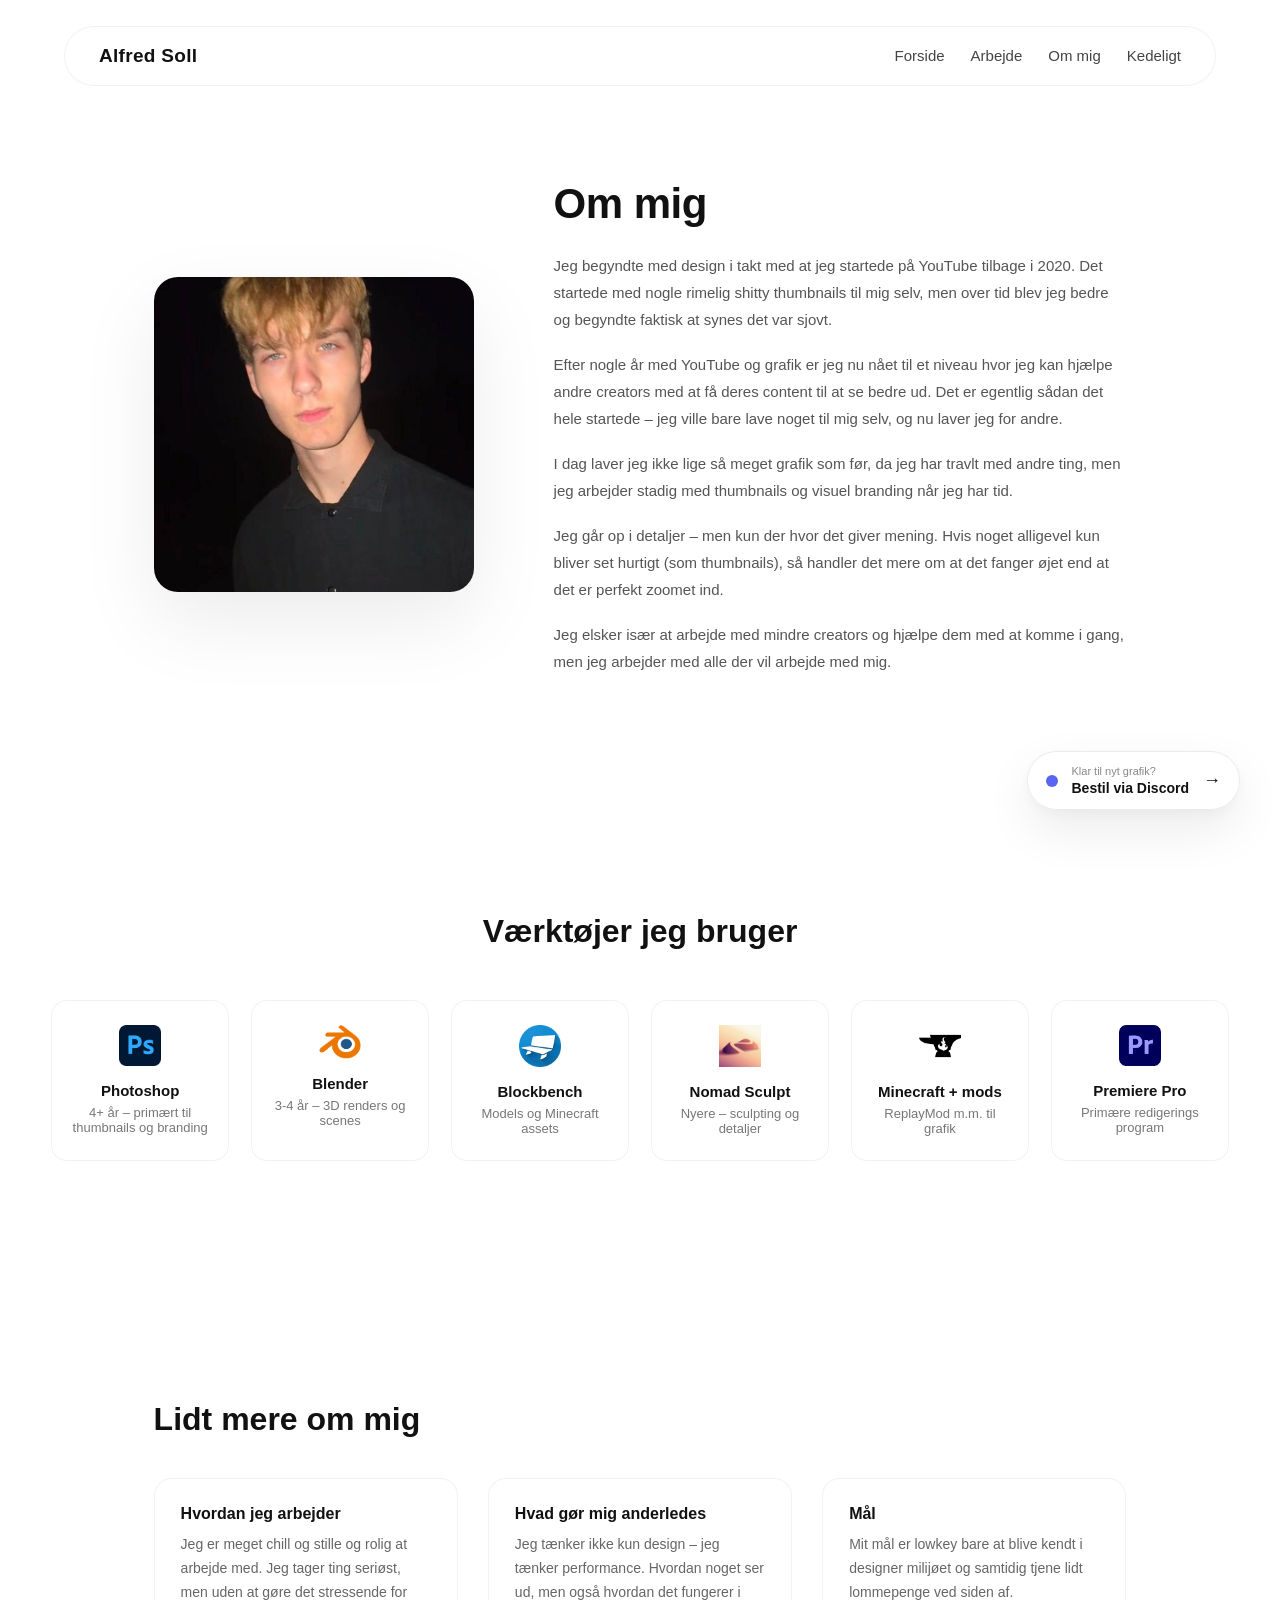
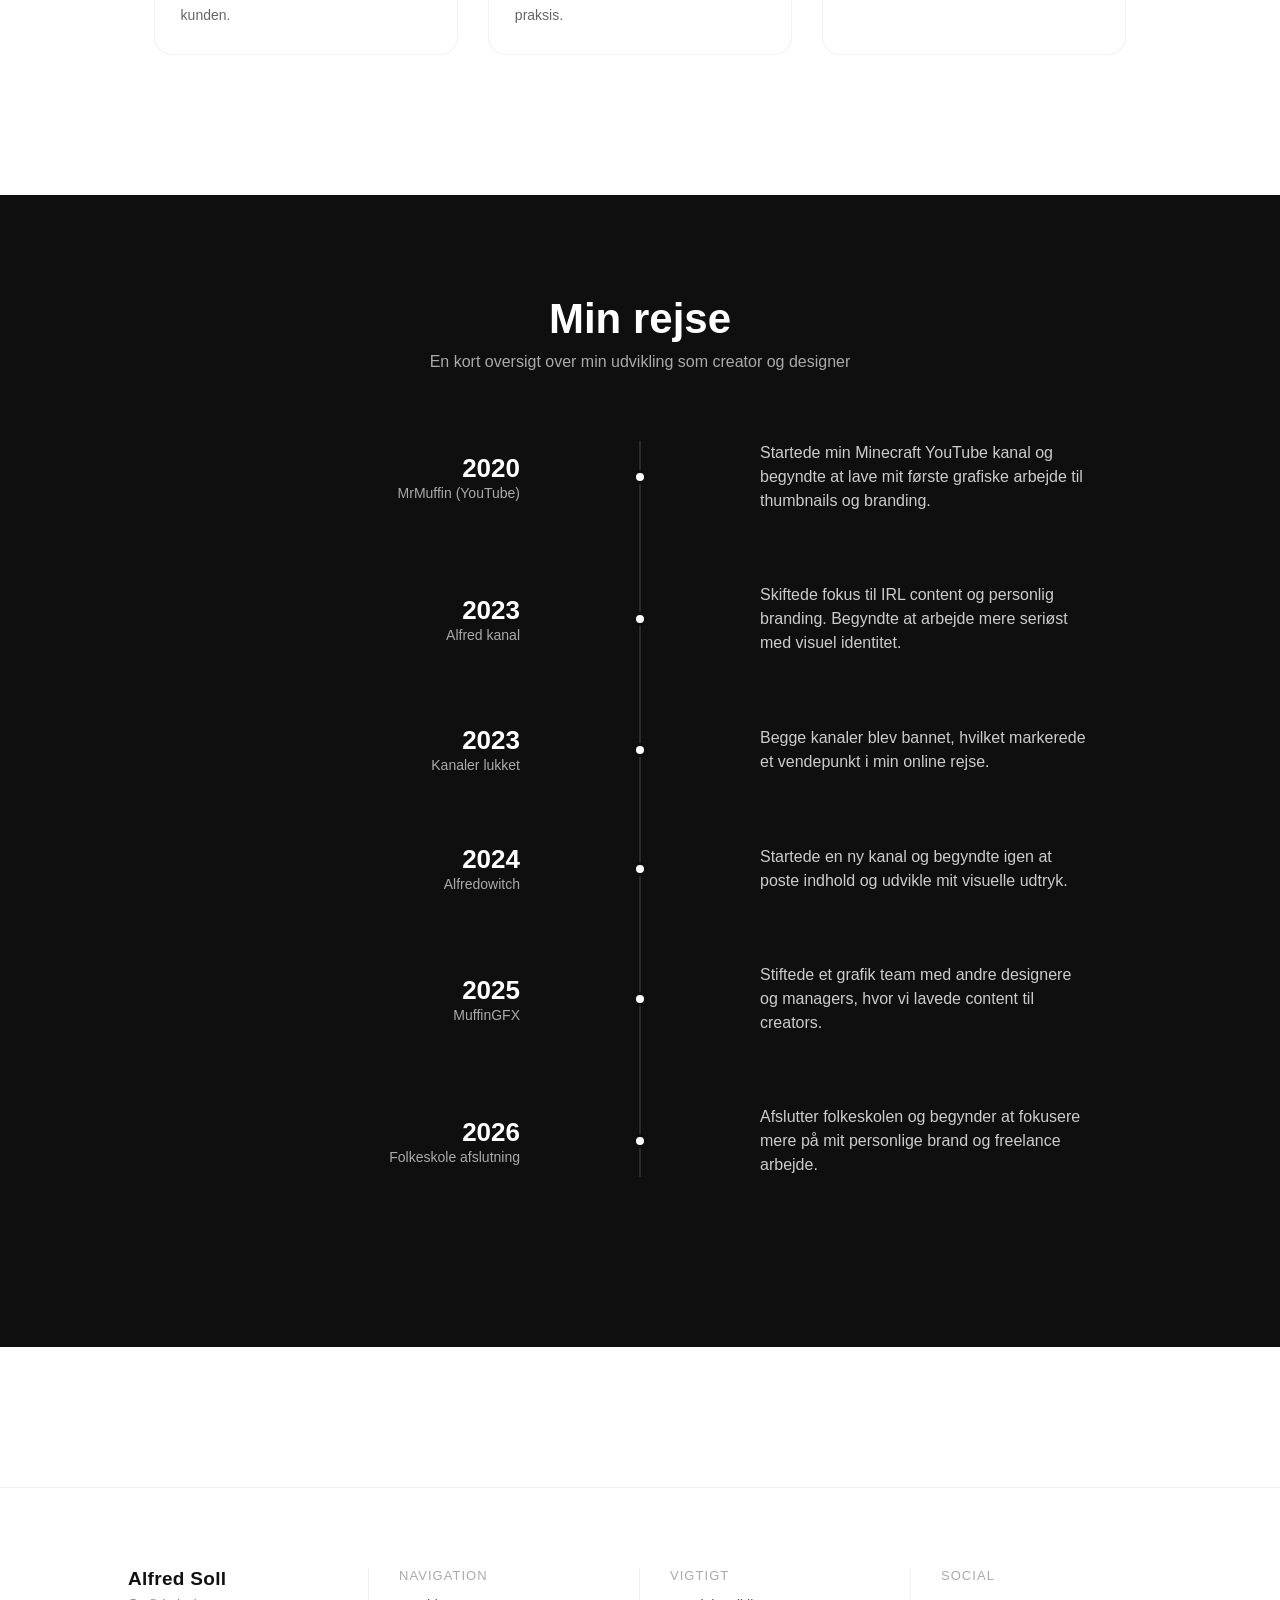
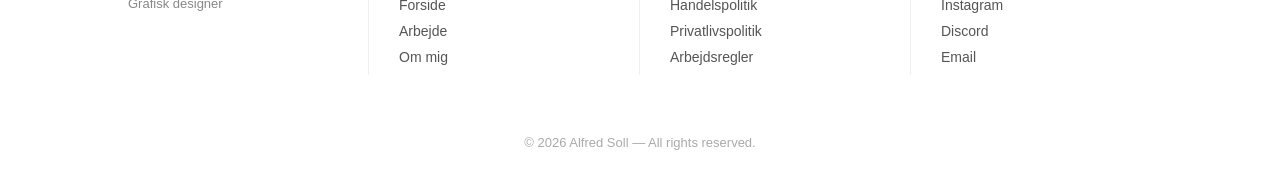
<file: about.html>
<!DOCTYPE html>
<html lang="da">
<head>
  <meta charset="UTF-8">
  <meta name="viewport" content="width=device-width, initial-scale=1.0">
  <title>Om mig - Alfred Soll</title>
  <link rel="stylesheet" href="style.css">
  <link rel="stylesheet" href="about.css">
  <link rel="icon" type="image/png" href="tools/navico.png">
  <meta property="og:title" content="Alfred Soll — Grafisk Designer">
  <meta property="og:description" content="Min personlige hjemmeside - find alt mit arbejde her.">
  <meta property="og:image" content="https://alfredsoll.dk/preview.png">
  <meta property="og:url" content="https://alfredsoll.dk">
  <meta property="og:type" content="website">

  <meta name="twitter:card" content="summary_large_image">
</head>
<body>

<!-- NAVBAR -->
<header class="nav" id="nav">
    <div class="left">
        <a href="/" class="brand">Alfred Soll</a>
    <button class="hamburger" onclick="document.querySelector('.center').classList.toggle('mobile-open')">☰</button>
    </div>

    <div class="center">
        <a href="/">Forside</a>
        <a href="/arbejde">Arbejde</a>
        <a href="/om-mig">Om mig</a>
        
        <div class="dropdown">
          <a href="#" class="dropbtn">Kedeligt</a>

          <div class="dropdown-content">
            <a href="legal/handelsbetingelser">Handelspolitik</a>
            <a href="legal/privatlivspolitik">Privatlivspolitik</a>
            <a href="legal/arbejdsregler">Arbejdsregler</a>
          </div>
        </div>
    </div>
    </header>

<!-- CONTENT -->
<section class="about">

  <div class="about-container">

    <!-- IMAGE -->
    <div class="about-image">
      <img src="billeder/775260492_1042857015396223_9141814035951075381_n.jpg" alt="Alfred Soll">
      <!-- <span class="hidden-letter">U</span> -->
    </div>

    <!-- TEXT -->
    <div class="about-text">

      <h1>Om mig</h1>

      <p>
        Jeg begyndte med design i takt med at jeg startede på YouTube tilbage i 2020. 
        Det startede med nogle rimelig shitty thumbnails til mig selv, men over tid blev jeg bedre 
        og begyndte faktisk at synes det var sjovt.
      </p>

      <p>
        Efter nogle år med YouTube og grafik er jeg nu nået til et niveau hvor jeg kan hjælpe andre creators 
        med at få deres content til at se bedre ud. Det er egentlig sådan det hele startede – jeg ville bare lave noget 
        til mig selv, og nu laver jeg for andre.
      </p>

      <p>
        I dag laver jeg ikke lige så meget grafik som før, da jeg har travlt med andre ting, 
        men jeg arbejder stadig med thumbnails og visuel branding når jeg har tid.
      </p>

      <p>
        Jeg går op i detaljer – men kun der hvor det giver mening. 
        Hvis noget alligevel kun bliver set hurtigt (som thumbnails), så handler det mere om 
        at det fanger øjet end at det er perfekt zoomet ind.
      </p>

      <p>
        Jeg elsker især at arbejde med mindre creators og hjælpe dem med at komme i gang, 
        men jeg arbejder med alle der vil arbejde med mig.
      </p>


    </div>

  </div>

</section>

<!-- TOOLS -->
<section class="tools">

  <h2>Værktøjer jeg bruger</h2>

  <div class="tools-grid">

    <div class="tool">
      <img src="tools/photoshop.png">
      <h3>Photoshop</h3>
      <p>4+ år – primært til thumbnails og branding</p>
    </div>

    <div class="tool">
      <img src="tools/blender.png">
      <h3>Blender</h3>
      <p>3-4 år – 3D renders og scenes</p>
    </div>

    <div class="tool">
      <img src="tools/blockbench.png">
      <h3>Blockbench</h3>
      <p>Models og Minecraft assets</p>
    </div>

    <div class="tool">
      <img src="tools/nomad.jpg">
      <h3>Nomad Sculpt</h3>
      <p>Nyere – sculpting og detaljer</p>
    </div>

    <div class="tool">
      <img src="tools/curseforge.png">
      <h3>Minecraft + mods</h3>
      <p>ReplayMod m.m. til grafik</p>
    </div>

    <div class="tool">
      <img src="tools/premierepro.png">
      <h3>Premiere Pro</h3>
      <p>Primære redigerings program</p>
    </div>

  </div>

</section>

<!-- PERSONAL -->
<section class="about-extra">

  <h2>Lidt mere om mig</h2>

  <div class="extra-grid">

    <div>
      <h4>Hvordan jeg arbejder</h4>
      <p>
        Jeg er meget chill og stille og rolig at arbejde med. 
        Jeg tager ting seriøst, men uden at gøre det stressende for kunden.
      </p>
    </div>

    <div>
      <h4>Hvad gør mig anderledes</h4>
      <p>
        Jeg tænker ikke kun design – jeg tænker performance. 
        Hvordan noget ser ud, men også hvordan det fungerer i praksis.
      </p>
    </div>

    <div>
      <h4>Mål</h4>
      <p>
        Mit mål er lowkey bare at blive kendt i designer milijøet og samtidig tjene lidt lommepenge ved siden af.
      </p>
    </div>

  </div>

</section>

<section class="timeline-section">

  <div class="timeline-head">
    <h2>Min rejse</h2>
    <p>En kort oversigt over min udvikling som creator og designer</p>
  </div>

  <div class="timeline">

    <div class="timeline-item">
      <div class="timeline-left">
        <h3>2020</h3>
        <span>MrMuffin (YouTube)</span>
      </div>
      <div class="timeline-dot"></div>
      <div class="timeline-right">
        Startede min Minecraft YouTube kanal og begyndte at lave mit første grafiske arbejde til thumbnails og branding.
      </div>
    </div>

    <div class="timeline-item">
      <div class="timeline-left">
        <h3>2023</h3>
        <span>Alfred kanal</span>
      </div>
      <div class="timeline-dot"></div>
      <div class="timeline-right">
        Skiftede fokus til IRL content og personlig branding. Begyndte at arbejde mere seriøst med visuel identitet.
      </div>
    </div>

    <div class="timeline-item">
      <div class="timeline-left">
        <h3>2023</h3>
        <span>Kanaler lukket</span>
      </div>
      <div class="timeline-dot"></div>
      <div class="timeline-right">
        Begge kanaler blev bannet, hvilket markerede et vendepunkt i min online rejse.
      </div>
    </div>

    <div class="timeline-item">
      <div class="timeline-left">
        <h3>2024</h3>
        <span>Alfredowitch</span>
      </div>
      <div class="timeline-dot"></div>
      <div class="timeline-right">
        Startede en ny kanal og begyndte igen at poste indhold og udvikle mit visuelle udtryk.
      </div>
    </div>

    <div class="timeline-item">
      <div class="timeline-left">
        <h3>2025</h3>
        <span>MuffinGFX</span>
      </div>
      <div class="timeline-dot"></div>
      <div class="timeline-right">
        Stiftede et grafik team med andre designere og managers, hvor vi lavede content til creators.
      </div>
    </div>

    <div class="timeline-item">
      <div class="timeline-left">
        <h3>2026</h3>
        <span>Folkeskole afslutning</span>
      </div>
      <div class="timeline-dot"></div>
      <div class="timeline-right">
        Afslutter folkeskolen og begynder at fokusere mere på mit personlige brand og freelance arbejde.
      </div>
    </div>
  </div>

</section>

<!-- <span class="hidden-letter">R</span> -->
  
<!-- FOOTER -->
  <footer class="footer">

  <div class="footer-inner">

    <!-- BRAND -->
    <div class="footer-col">
      <div class="brand">Alfred Soll</div>
      <div class="sub">Grafisk designer</div>
    </div>

    <!-- NAV LINKS -->
    <div class="footer-col">
      <div class="title">Navigation</div>
      <a href="/">Forside</a>
      <a href="/arbejde">Arbejde</a>
      <a href="/om-mig">Om mig</a>
    </div>

    <!-- INFO LINKS -->
    <div class="footer-col">
      <div class="title">Vigtigt</div>
      <a href="/legal/handelsbetingelser">Handelspolitik</a>
      <a href="/legal/privatlivspolitik">Privatlivspolitik</a>
      <a href="/legal/arbejdsregler">Arbejdsregler</a>
    </div>

    <!-- SOCIAL -->
    <div class="footer-col">
      <div class="title">Social</div>
      <a href="https://www.instagram.com/alfred_soll/">Instagram</a>
      <a href="https://discordapp.com/users/1000572209238114454">Discord</a>
      <a href="mailto:business@alfredsoll.dk">Email</a>
    </div>

  </div>

  <div class="footer-bottom">
    © <span id="year"></span> Alfred Soll — All rights reserved.
  </div>

</footer>

<script src="about.js"></script>
<script src="script.js"></script>
<a href="https://discord.com/users/1000572209238114454"
   target="_blank"
   class="floating-contact">

  <div class="floating-dot"></div>

  <div class="floating-text">
    <span>Klar til nyt grafik?</span>
    <strong>Bestil via Discord</strong>
  </div>

  <div class="floating-arrow">
    →
  </div>

</a>
</body>
</html>
</file>
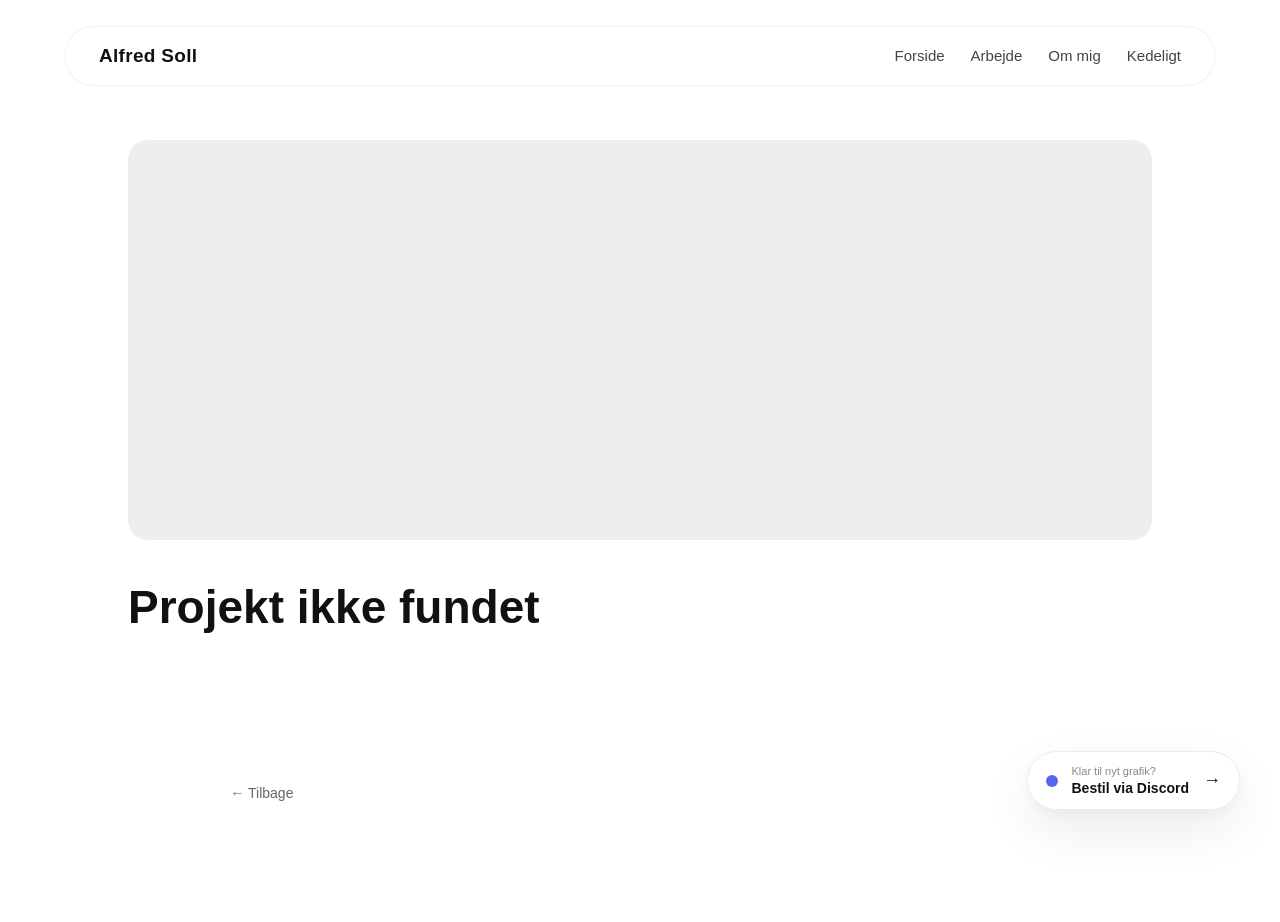
<file: project.html>
<!DOCTYPE html>
<html lang="da">
<head>
  <meta charset="UTF-8">
  <meta name="viewport" content="width=device-width, initial-scale=1.0">
  <title>Projekt - Alfred Soll</title>
  <link rel="stylesheet" href="style.css">
  <link rel="icon" type="image/png" href="tools/navico.png">
  <meta property="og:title" content="Alfred Soll — Grafisk Designer">
  <meta property="og:description" content="Min personlige hjemmeside - find alt mit arbejde her.">
  <meta property="og:image" content="https://alfredsoll.dk/preview.png">
  <meta property="og:url" content="https://alfredsoll.dk">
  <meta property="og:type" content="website">

  <meta name="twitter:card" content="summary_large_image">
  
  <!-- Vercel Web Analytics -->
  <script>
    window.va = window.va || function () { (window.vaq = window.vaq || []).push(arguments); };
  </script>
  <script defer src="https://cdn.vercel-insights.com/v1/script.js"></script>
</head>
<body>

<header class="nav" id="nav">
    <div class="left">
        <a href="/" class="brand">Alfred Soll</a>
    <button class="hamburger" onclick="document.querySelector('.center').classList.toggle('mobile-open')">☰</button>
    </div>

    <div class="center">
        <a href="/">Forside</a>
        <a href="/arbejde">Arbejde</a>
        <a href="/om-mig">Om mig</a>
        
        <div class="dropdown">
          <a href="#" class="dropbtn">Kedeligt</a>

          <div class="dropdown-content">
            <a href="legal/handelsbetingelser">Handelspolitik</a>
            <a href="legal/privatlivspolitik">Privatlivspolitik</a>
            <a href="legal/arbejdsregler">Arbejdsregler</a>
          </div>
        </div>
    </div>
    </header>


<section class="project">

  <div class="project-hero" id="hero"></div>

  <h1 id="title"></h1>
  <p class="project-meta" id="meta"></p>


  <p class="project-text" id="desc"></p>

  <div class="project-gallery" id="gallery"></div>
<div class="back">
      <a href="work.html">← Tilbage</a>
    </div>
</section>



<script src="project.js"></script>
<script src="script.js"></script>

<!-- FOOTER -->
<a href="https://discord.com/users/1000572209238114454"
   target="_blank"
   class="floating-contact">

  <div class="floating-dot"></div>

  <div class="floating-text">
    <span>Klar til nyt grafik?</span>
    <strong>Bestil via Discord</strong>
  </div>

  <div class="floating-arrow">
    →
  </div>

</a>
</body>
</html>
</file>
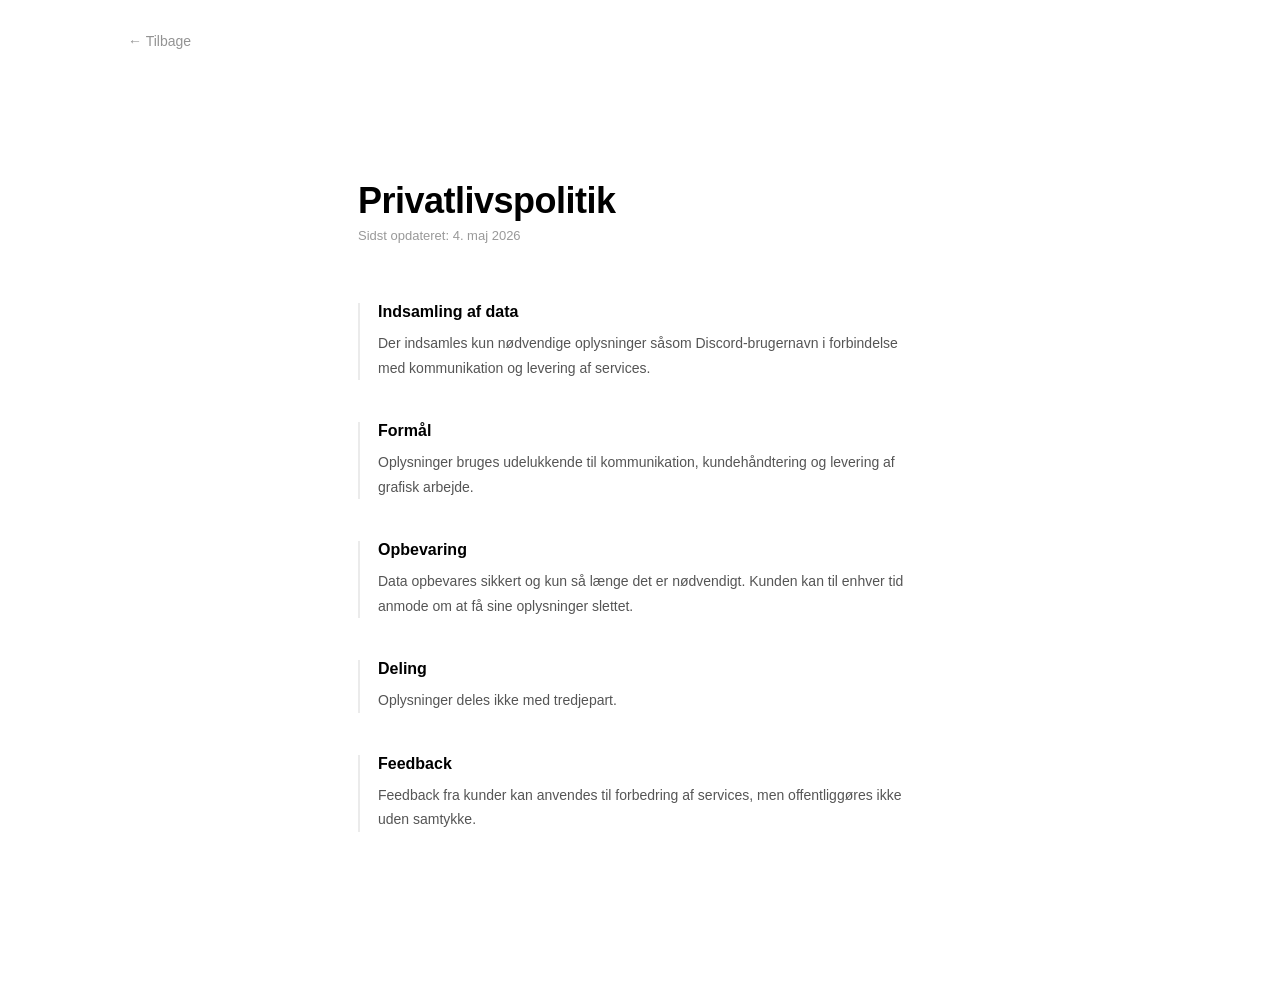
<file: legal/privacy.html>
<!DOCTYPE html>
<html lang="da">
<head>
  <meta charset="UTF-8">
  <meta name="viewport" content="width=device-width, initial-scale=1.0">
  <title>Privatlivspolitik</title>
  <link rel="stylesheet" href="terms.css">
  <link rel="icon" type="image/png" href="../tools/navico.png">
</head>
<body>

<header class="back-header">
  <a href="javascript:history.back()" class="back-link">← Tilbage</a>
</header>

<section class="legal">
  <h1>Privatlivspolitik</h1>
  <p class="subtitle">Sidst opdateret: 4. maj 2026</p>

  <div class="legal-block">
    <h2>Indsamling af data</h2>
    <p>
      Der indsamles kun nødvendige oplysninger såsom Discord-brugernavn
      i forbindelse med kommunikation og levering af services.
    </p>
  </div>

  <div class="legal-block">
    <h2>Formål</h2>
    <p>
      Oplysninger bruges udelukkende til kommunikation,
      kundehåndtering og levering af grafisk arbejde.
    </p>
  </div>

  <div class="legal-block">
    <h2>Opbevaring</h2>
    <p>
      Data opbevares sikkert og kun så længe det er nødvendigt.
      Kunden kan til enhver tid anmode om at få sine oplysninger slettet.
    </p>
  </div>

  <div class="legal-block">
    <h2>Deling</h2>
    <p>
      Oplysninger deles ikke med tredjepart.
    </p>
  </div>

  <div class="legal-block">
    <h2>Feedback</h2>
    <p>
      Feedback fra kunder kan anvendes til forbedring af services,
      men offentliggøres ikke uden samtykke.
      <!-- <span class="hidden-letter">A</span> -->
    </p>
  </div>
</section>

</body>
</html>
</file>
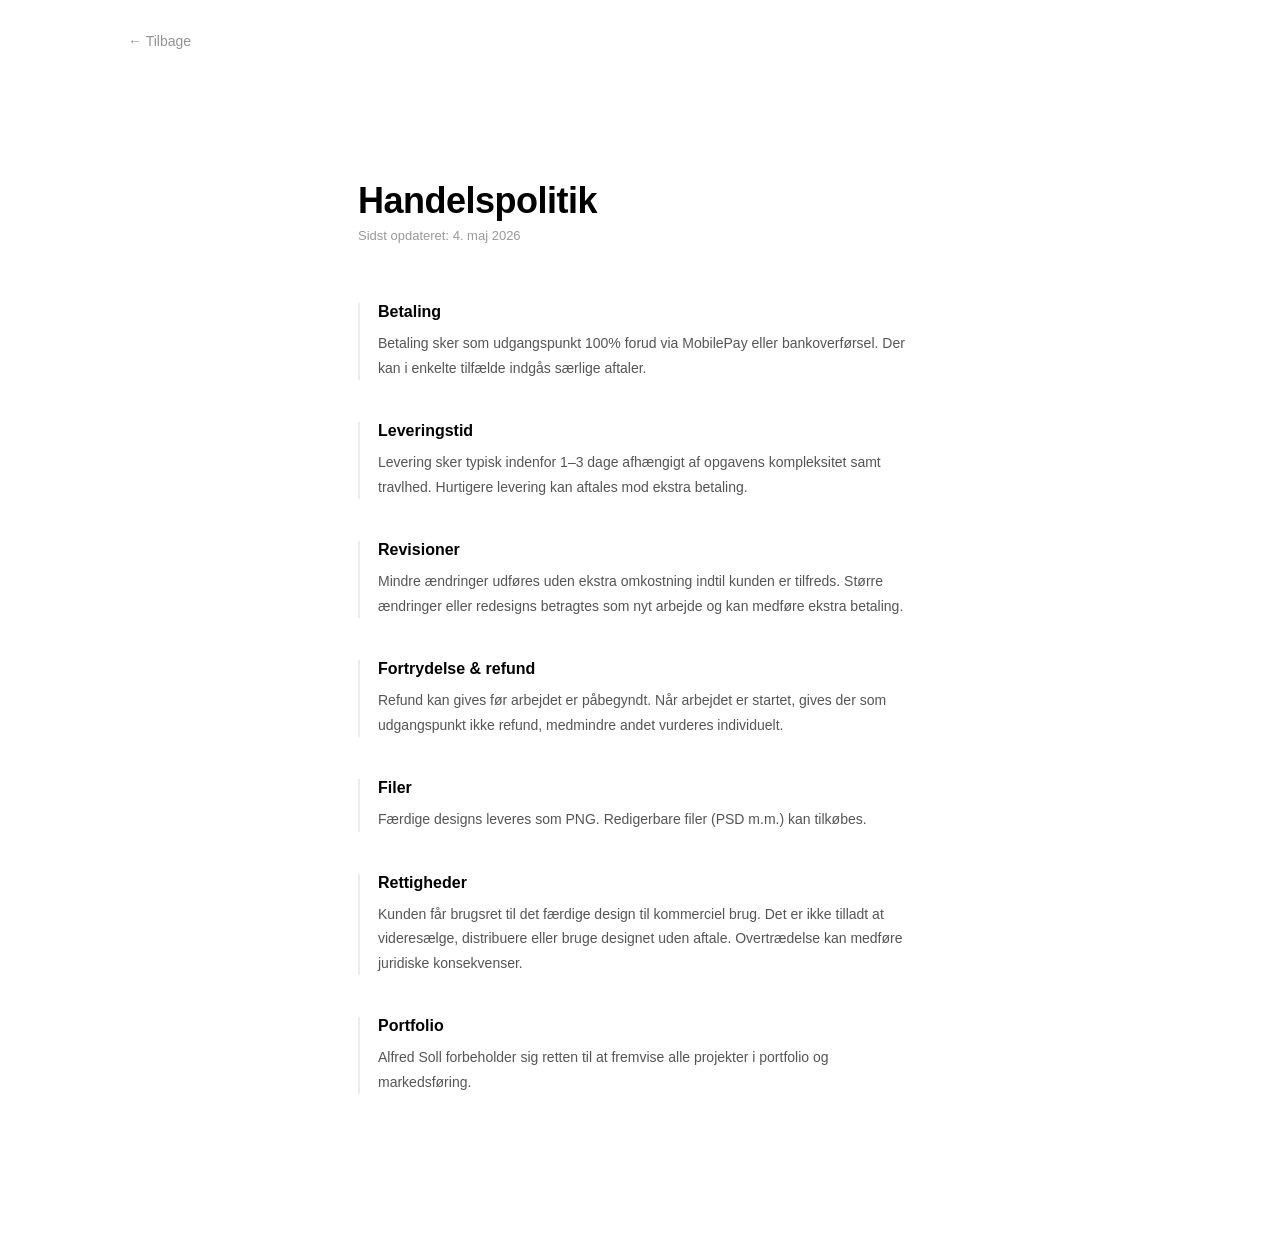
<file: legal/terms.html>
<!DOCTYPE html>
<html lang="da">
<head>
  <meta charset="UTF-8">
  <meta name="viewport" content="width=device-width, initial-scale=1.0">
  <title>Handelsbetingelser - Alfred Soll</title>
  <link rel="stylesheet" href="terms.css">
  <link rel="icon" type="image/png" href="../tools/navico.png">
</head>
<body>

<!-- NAV (samme som resten) -->
<header class="back-header">
  <a href="javascript:history.back()" class="back-link">
    ← Tilbage
  </a>
</header>

<!-- CONTENT -->
<section class="legal">
  <h1>Handelspolitik</h1>
  <p class="subtitle">Sidst opdateret: 4. maj 2026</p>
  <!-- <span class="hidden-letter">R</span> -->

  <div class="legal-block">
    <h2>Betaling</h2>
    <p>
      Betaling sker som udgangspunkt 100% forud via MobilePay eller bankoverførsel.
      Der kan i enkelte tilfælde indgås særlige aftaler.
    </p>
  </div>

  <div class="legal-block">
    <h2>Leveringstid</h2>
    <p>
      Levering sker typisk indenfor 1–3 dage afhængigt af opgavens kompleksitet
      samt travlhed. Hurtigere levering kan aftales mod ekstra betaling.
    </p>
  </div>

  <div class="legal-block">
    <h2>Revisioner</h2>
    <p>
      Mindre ændringer udføres uden ekstra omkostning indtil kunden er tilfreds.
      Større ændringer eller redesigns betragtes som nyt arbejde og kan medføre ekstra betaling.
    </p>
  </div>

  <div class="legal-block">
    <h2>Fortrydelse & refund</h2>
    <p>
      Refund kan gives før arbejdet er påbegyndt.
      Når arbejdet er startet, gives der som udgangspunkt ikke refund,
      medmindre andet vurderes individuelt.
    </p>
  </div>

  <div class="legal-block">
    <h2>Filer</h2>
    <p>
      Færdige designs leveres som PNG.
      Redigerbare filer (PSD m.m.) kan tilkøbes.
    </p>
  </div>

  <div class="legal-block">
    <h2>Rettigheder</h2>
    <p>
      Kunden får brugsret til det færdige design til kommerciel brug.
      Det er ikke tilladt at videresælge, distribuere eller bruge designet uden aftale.
      Overtrædelse kan medføre juridiske konsekvenser.
    </p>
  </div>

  <div class="legal-block">
    <h2>Portfolio</h2>
    <p>
      Alfred Soll forbeholder sig retten til at fremvise alle projekter i portfolio og markedsføring.
    </p>
  </div>
</section>




</body>
</html>
</file>
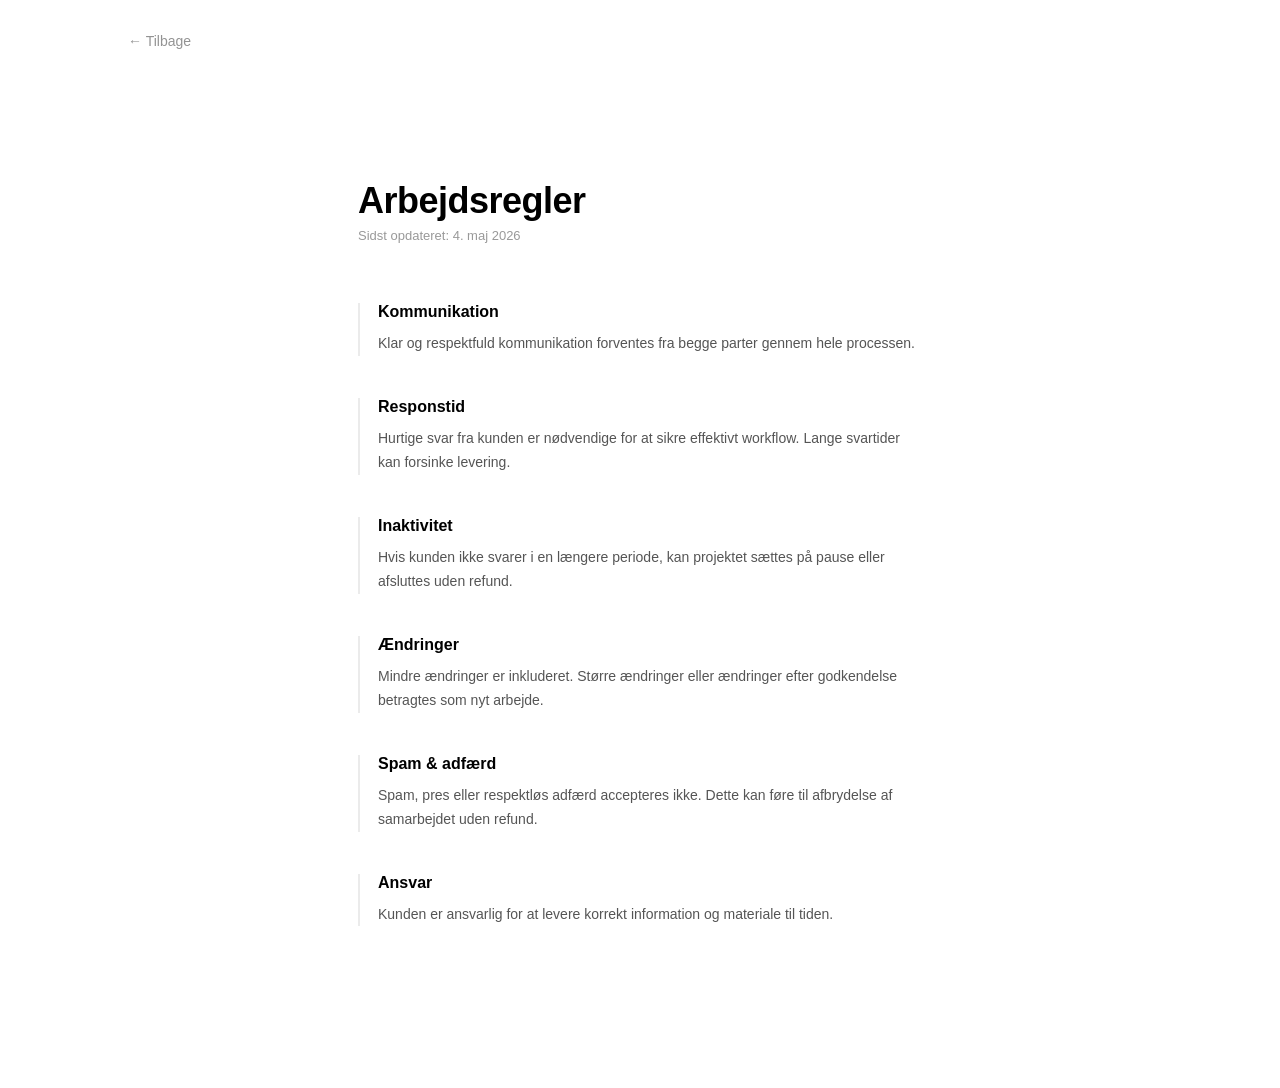
<file: legal/work-rules.html>
<!DOCTYPE html>
<html lang="da">
<head>
  <meta charset="UTF-8">
  <meta name="viewport" content="width=device-width, initial-scale=1.0">
  <title>Arbejdsregler</title>
  <link rel="stylesheet" href="terms.css">
  <link rel="icon" type="image/png" href="../tools/navico.png">
  
  <!-- Vercel Web Analytics -->
  <script>
    window.va = window.va || function () { (window.vaq = window.vaq || []).push(arguments); };
  </script>
  <script defer src="https://cdn.vercel-insights.com/v1/script.js"></script>
</head>
<body>

<header class="back-header">
  <a href="javascript:history.back()" class="back-link">← Tilbage</a>
</header>

<section class="legal">
  <h1>Arbejdsregler</h1>
  <p class="subtitle">Sidst opdateret: 4. maj 2026</p>

  <div class="legal-block">
    <h2>Kommunikation</h2>
    <p>
      Klar og respektfuld kommunikation forventes fra begge parter gennem hele processen.
    </p>
  </div>

  <div class="legal-block">
    <h2>Responstid</h2>
    <p>
      Hurtige svar fra kunden er nødvendige for at sikre effektivt workflow.
      Lange svartider kan forsinke levering.
    </p>
  </div>

  <div class="legal-block">
    <h2>Inaktivitet</h2>
    <p>
      Hvis kunden ikke svarer i en længere periode, kan projektet sættes på pause
      eller afsluttes uden refund.
    </p>
  </div>

  <div class="legal-block">
    <h2>Ændringer</h2>
    <p>
      Mindre ændringer er inkluderet.
      Større ændringer eller ændringer efter godkendelse betragtes som nyt arbejde.
    </p>
  </div>

  <div class="legal-block">
    <h2>Spam & adfærd</h2>
    <p>
      Spam, pres eller respektløs adfærd accepteres ikke.
      Dette kan føre til afbrydelse af samarbejdet uden refund.
    </p>
  </div>

  <div class="legal-block">
    <h2>Ansvar</h2>
    <p>
      Kunden er ansvarlig for at levere korrekt information og materiale til tiden.
    </p>
  </div>
</section>

</body>
</html>
</file>
<file: style.css>
* {
  margin: 0;
  padding: 0;
  box-sizing: border-box;
  font-family: Inter, sans-serif;
}


html {
  scroll-behavior: smooth;
}

html, body {
  overflow-x: hidden;
}

body {
  background: #fff;
  color: #111;
  cursor: default;
}


a, .card, .img-wrap {
  cursor: pointer;
}




/* NAV - SUPER CLEAN FLOAT */
.nav {
  position: fixed;
  top: 26px;
  left: 50%;
  transform: translateX(-50%);

  width: 90%;
  max-width: 2000px;

  display: flex;
  justify-content: space-between;
  align-items: center;

  padding: 18px 34px;

  background: rgba(255,255,255,0.55);
  backdrop-filter: blur(18px);

  border: 1px solid rgba(0,0,0,0.05);
  border-radius: 999px;

  transition:
  padding 1.2s cubic-bezier(0.22, 1, 0.36, 1),
  background 1.2s cubic-bezier(0.22, 1, 0.36, 1),
  box-shadow 1.2s cubic-bezier(0.22, 1, 0.36, 1),
  max-width 1.4s cubic-bezier(0.22, 1, 0.36, 1);
  z-index: 9999;

  will-change: padding, max-width, background, box-shadow;
  backface-visibility: hidden;
}

/* scroll state */
.nav.scrolled {
  padding: 18px 40px;
  background: rgba(255,255,255,0.55);
  backdrop-filter: blur(18px);
  box-shadow: 0 12px 35px rgba(0,0,0,0.06);
  max-width: 1050px;
}

/* LEFT */
.left {
  font-weight: 600;
  font-size: 17px;
  letter-spacing: 0.2px;
}

/* CENTER LINKS */
.center {
  display: flex;
  gap: 26px;
}

.center a {
  text-decoration: none;
  font-size: 15px;
  color: #444;
  position: relative;
  transition: color 0.25s ease, transform 0.25s ease;
}

.center a:hover {
  color: #000;
  transform: translateY(-1px);
}

/* underline */
.center a::after {
  content: "";
  position: absolute;
  left: 0;
  bottom: -6px;
  width: 0%;
  height: 1px;
  background: #111;
  transition: 0.25s;
}

.center a:hover::after {
  width: 100%;
}

.right a {
  margin-left: 18px;
  text-decoration: none;
  color: #444;
  font-size: 14px;
}

.right a:hover {
  color: #000;
}

/* HERO */
.hero {
  height: 100vh;
  position: relative;

  display: flex;
  justify-content: center;
  align-items: center;

  overflow: hidden;
}



/* BACKGROUND SLIDESHOW */
.bg-slideshow {
  position: absolute;
  top: 0;
  left: 0;

  width: 100%;
  height: 90%;   /* 👈 gør den kortere i højden */

  overflow: hidden;
  z-index: 0;
}
.slider-track {
  display: flex;
  width: max-content;
  height: 100%;
  animation: scroll 180s linear infinite;
  will-change: transform;
}

.slider-track img {
  flex: 0 0 100vw;
  height: 100%;
  object-fit: cover;
  filter: blur(6px);
  transform: scale(1.05);
  
}

@keyframes scroll {
  0% {
    transform: translateX(0);
  }
  100% {
    transform: translateX(-50%);
  }
}

.overlay {
  position: absolute;
  inset: 0;

  background: linear-gradient(
    to bottom,
    rgba(0,0,0,0.25),
    rgba(255,255,255,0.10)
  );
}

/* HERO CARD ABOVE */
.hero-card {
  position: relative;
  z-index: 2;

  text-align: center;
  max-width: 650px;

  color: #fff; /* vigtigt */
}

.hero-card h1 {
  font-size: 54px;
  font-weight: 600;

  color: #fff;

  text-shadow:
    0 10px 40px rgba(0,0,0,0.6),
    0 2px 10px rgba(0,0,0,0.4);
}

.hero-card p {
  color: rgba(255,255,255,0.85);
  text-shadow: 0 8px 25px rgba(0,0,0,0.5);
}


.hero-card .meta {
  color: rgba(255,255,255,0.85);
  font-size: 15px;
  margin-top: 6px;

  text-shadow: 0 8px 25px rgba(0,0,0,0.55);
}

.hero-card .bio {
  margin-top: 12px;
  max-width: 420px;
  margin-left: auto;
  margin-right: auto;

  font-size: 15px;
  line-height: 1.6;

  color: rgba(255,255,255,0.78);

  text-shadow:
    0 10px 35px rgba(0,0,0,0.55),
    0 2px 10px rgba(0,0,0,0.35);
}



.profile {
  width: 120px;
  height: 120px;
  border-radius: 50%;
  object-fit: cover;

  box-shadow: 0 25px 60px rgba(0,0,0,0.15);
  margin-bottom: 20px;

  border: 2px solid rgba(255,255,255,0.3);
  box-shadow: 0 25px 60px rgba(0,0,0,0.4);
}



.profile {
  width: 200px;
  height: 200px;
  border-radius: 50%;
  object-fit: cover;
}

h1 {
  font-size: 46px;
  font-weight: 600;
}

.hero p {
  color: #666;
}

.desc {
  margin-top: 10px;
  max-width: 400px;
  color: #777;
  line-height: 1.6;
}

/* WORK */
.work {
  padding: 120px 10%;
  text-align: center;
}

.projects {
  margin-top: 30px;
  display: grid;
  grid-template-columns: repeat(3, 1fr);
  gap: 16px;
}

.projects div {
  height: 180px;
  background: #f6f6f6;
}


.footer {
  margin-top: 140px;
  padding: 80px 10% 40px;

  background: #fff;
  border-top: 1px solid rgba(0,0,0,0.06);
}

/* MAIN GRID */
.footer-inner {
  display: grid;
  grid-template-columns: repeat(4, 1fr);
  gap: 60px;
}

/* BRAND */
.brand {
  font-size: 18px;
  font-weight: 600;
  color: #111;
}

.sub {
  margin-top: 6px;
  font-size: 13px;
  color: #888;
}

/* SECTION TITLE */
.title {
  font-size: 13px;
  color: #aaa;
  margin-bottom: 14px;
  text-transform: uppercase;
  letter-spacing: 0.08em;
}

/* LINKS */
.footer a {
  display: block;
  text-decoration: none;

  font-size: 14px;
  color: #555;

  margin-bottom: 10px;

  transition: 0.25s;
}

.footer a:hover {
  color: #000;
  transform: translateX(2px);
}

/* DIVIDER FEEL BETWEEN SECTIONS */
.footer-col {
  position: relative;
}

.footer-col:not(:last-child)::after {
  content: "";
  position: absolute;
  right: -30px;
  top: 0;

  width: 1px;
  height: 100%;

  background: rgba(0,0,0,0.06);
}

/* BOTTOM */
.footer-bottom {
  margin-top: 60px;
  text-align: center;

  font-size: 13px;
  color: #aaa;
}

/* RESPONSIVE */
@media (max-width: 900px) {
  .footer-inner {
    grid-template-columns: 1fr 1fr;
    gap: 40px;
  }

  .footer-col::after {
    display: none;
  }
}

@media (max-width: 500px) {
  .footer-inner {
    grid-template-columns: 1fr;
  }
}

/* RESPONSIVE */
@media (max-width: 768px) {
  .projects {
    grid-template-columns: 1fr;
  }

  h1 {
    font-size: 34px;
  }
}

.brand {
  text-decoration: none;
  color: #111;

  font-size: 19px;
  font-weight: 600;
  letter-spacing: 0.3px;

  transition: 0.2s;
}

.brand:hover {
  opacity: 0.7;
}




.project {
  padding: 140px 10% 120px;
}

.project-hero {
  height: 400px;
  background: #eee;
  border-radius: 20px;
  margin-bottom: 40px;
}

.project-meta {
  color: #888;
  margin: 10px 0 20px;
}

.project-text {
  max-width: 600px;
  line-height: 1.6;
  color: #555;
}

.project-gallery {
  margin-top: 40px;
  display: grid;
  grid-template-columns: repeat(3, 1fr);
  gap: 15px;
}



.project-gallery img {
  opacity: 1; /* vigtigt */
  transform: none;
}

.project-gallery img:nth-child(2) { animation-delay: 0.05s; }
.project-gallery img:nth-child(3) { animation-delay: 0.1s; }
.project-gallery img:nth-child(4) { animation-delay: 0.15s; }

@keyframes fadeUp {
  from {
    opacity: 0;
    transform: translateY(10px);
  }
  to {
    opacity: 1;
    transform: translateY(0);
  }
}

.projects {
  margin-top: 40px;
  display: grid;
  grid-template-columns: repeat(3, 1fr);
  gap: 24px;
}

.project-card {
  display: flex;
  flex-direction: column;
  gap: 10px;

  background: transparent;
  border: none;
  padding: 0;
  box-shadow: none;
}

.project-card img {
  width: 100%;
  aspect-ratio: 16 / 9;
  object-fit: cover;
  border-radius: 14px;

  transition: transform 0.4s ease, box-shadow 0.4s ease;
}

.project-card:hover img {
  transform: scale(1.03);
  box-shadow: 0 18px 40px rgba(0,0,0,0.12);
}

.work h2 {
  font-size: 28px;
  font-weight: 600;
  letter-spacing: -0.5px;
  margin-bottom: 6px;
}

.project-card h3 {
  font-size: 14px;
  font-weight: 600;
  margin-top: 8px;
  color: #111;
  letter-spacing: -0.2px;
}

.project-card p {
  font-size: 12.5px;
  color: rgba(0,0,0,0.6);
  line-height: 1.4;
  margin-top: 3px;
}

.project-card .text {
  background: transparent !important;
  padding: 0 !important;
  margin: 0;
}

.project-card {
  background: transparent !important;
  border: none !important;
  box-shadow: none !important;
}


.contact {
  padding: 100px 10%;
  text-align: center;
}

/* GRID */
.contact-grid {
  margin-top: 40px;

  display: flex;
  justify-content: center;
  gap: 18px;
  flex-wrap: wrap;
}

/* CARD */
.contact-card {
  display: flex;
  align-items: center;
  gap: 14px;

  padding: 14px 18px;
  border-radius: 14px;

  background: rgba(255,255,255,0.7);
  backdrop-filter: blur(10px);

  border: 1px solid rgba(0,0,0,0.06);

  transition: all 0.25s ease;
  cursor: pointer;
}

/* HOVER */
.contact-card:hover {
  transform: translateY(-3px);
  box-shadow: 0 12px 30px rgba(0,0,0,0.08);
}

/* ICON */
.icon {
  width: 22px;
  height: 22px;
  color: #111;

  display: flex;
  align-items: center;
  justify-content: center;
}

.icon svg {
  width: 100%;
  height: 100%;
}

/* TEXT */
.text {
  display: flex;
  flex-direction: column;
  align-items: flex-start;
}

.label {
  font-size: 11px;
  color: #888;
}

.value {
  font-size: 13px;
  color: #111;
  font-weight: 500;
}

/* RESPONSIVE */
@media (max-width: 600px) {
  .contact-grid {
    flex-direction: column;
    align-items: center;
  }
}


.hint {
  font-size: 11px;
  color: rgba(0,0,0,0.35);
  margin-top: 2px;

  transition: 0.2s ease;
}

/* lidt hover feedback */
.contact-card:hover .hint {
  color: rgba(0,0,0,0.55);
}







.services {
  padding: 120px 10%;
  text-align: center;
}

.services h2 {
  font-size: 32px;
  margin-bottom: 6px;
}

.services-sub {
  color: #777;
  font-size: 14px;
  margin-bottom: 40px;
}

.services-grid {
  display: grid;
  grid-template-columns: repeat(3, 1fr);
  gap: 16px; /* mindre spacing = mere clean */
}

.service {
  padding: 18px 18px; /* mindre box */
  border-radius: 14px;

  background: #fff;
  border: 1px solid rgba(0,0,0,0.06);

  text-align: left;

  transition: 0.25s ease;
}

.service:hover {
  transform: translateY(-4px);
  box-shadow: 0 12px 30px rgba(0,0,0,0.06);
}

.service h3 {
  font-size: 16px;
  margin-bottom: 6px;
}

.service p {
  font-size: 13px;
  color: #666;
  line-height: 1.5;
}






.dropdown {
  position: relative;
  display: inline-block;
}

.dropbtn {
  text-decoration: none;
  font-size: 15px;
  color: #444;
  transition: 0.2s;
}

.dropbtn:hover {
  color: #000;
}

/* dropdown box */
.dropdown-content {
  position: absolute;
  top: 35px;
  left: 0;

  min-width: 180px;

  background: rgba(255,255,255,0.75);
  backdrop-filter: blur(16px);

  border: 1px solid rgba(0,0,0,0.06);
  border-radius: 14px;

  padding: 8px;

  opacity: 0;
  visibility: hidden;
  transform: translateY(10px);

  transition: 0.25s ease;

  box-shadow: 0 12px 30px rgba(0,0,0,0.08);
  z-index: 9999;
}

/* show on hover */
.dropdown:hover .dropdown-content {
  opacity: 1;
  visibility: visible;
  transform: translateY(0);
}

/* links */
.dropdown-content a {
  display: block;
  padding: 10px 12px;

  font-size: 13px;
  color: #444;
  text-decoration: none;

  border-radius: 10px;

  transition: 0.2s;
}

.dropdown-content a:hover {
  background: rgba(0,0,0,0.04);
  color: #000;
}





/* work */


.grid {
  display: grid;
  grid-template-columns: repeat(3, 1fr);
  gap: 20px;
  margin-top: 40px;
}

/* CARD */
.card {
  position: relative;
  display: block;

  border-radius: 16px;
  overflow: hidden;

  background: #eee;
}

/* IMAGE */
.card img {
  width: 100%;
  height: 100%;
  object-fit: cover;
  display: block;

  transition: transform 0.4s ease;
}

/* HOVER ZOOM */
.card:hover img {
  transform: scale(1.05);
}

/* OVERLAY */
.card .overlay {
  position: absolute;
  inset: 0;

  display: flex;
  flex-direction: column;
  justify-content: flex-end;

  padding: 16px;

  background: linear-gradient(
    to top,
    rgba(0,0,0,0.65),
    rgba(0,0,0,0)
  );

  opacity: 0;
  transition: 0.3s ease;
}

/* SHOW ON HOVER */
.card:hover .overlay {
  opacity: 1;
}

/* TEXT */
.card h3 {
  color: #fff;
  font-size: 15px;
  margin-bottom: 4px;
}

.card p {
  color: rgba(255,255,255,0.85);
  font-size: 12px;
}


.page-title {
  font-size: 36px;
  font-weight: 600;
  margin-bottom: 6px;
}

.page-sub {
  font-size: 14px;
  color: #777;

  max-width: 420px;

  line-height: 1.5;
}


.project-gallery {
  margin-top: 30px;
  display: grid;
  grid-template-columns: repeat(3, 1fr);
  gap: 12px;
  animation: fadeUp 0.6s ease forwards;
}

.project-gallery img {
  width: 100%;
  border-radius: 12px;
  object-fit: cover;
}


.back {
  padding: 120px 10% 0;
}

.back a {
  text-decoration: none;
  font-size: 14px;
  color: #666;

  transition: 0.2s;
}

.back a:hover {
  color: #000;
  transform: translateX(-2px);
}



.img-wrap {
  position: relative;
  overflow: hidden;
  border-radius: 12px;
  width: 100%;
  opacity: 0;
  animation: fadeUp 0.6s ease forwards;
}

.img-wrap img {
  width: 100%;
  height: auto;
  display: block;
  object-fit: cover;

  transition: transform 0.55s cubic-bezier(0.22, 1, 0.36, 1);
  will-change: transform;

  filter: saturate(1.05) contrast(1.02);
}

.img-wrap:hover img {
  transform: scale(1.08);
}
/* ✨ SHINE */
.img-wrap::after {
  content: "";
  position: absolute;
  top: 0;
  left: -75%;

  width: 50%;
  height: 100%;

  background: linear-gradient(
    120deg,
    transparent,
    rgba(255,255,255,0.5),
    transparent
  );

  transform: skewX(-20deg);
}

/* animation */
.img-wrap:hover::after {
  animation: shine 0.8s ease;
}

@keyframes shine {
  0% {
    left: -75%;
  }
  100% {
    left: 125%;
  }
}







.results {
  padding: 120px 10%;
  text-align: center;
}

.results-grid {
  margin-top: 40px;
  display: grid;
  grid-template-columns: repeat(3, 1fr);
  gap: 16px;
}

.result {
  padding: 25px;
  border-radius: 14px;
  background: rgba(255,255,255,0.7);
  border: 1px solid rgba(0,0,0,0.06);
}

.result h3 {
  font-size: 28px;
  font-weight: 600;
}

.result p {
  font-size: 13px;
  color: #777;
}





.process {
  padding: 140px 10%;
  text-align: center;
  position: relative;
}

.process-flow {
  margin-top: 60px;
  display: flex;
  justify-content: space-between;
  position: relative;
}

/* line */
.flow-line {
  position: absolute;
  top: 18px;
  left: 5%;
  right: 5%;
  height: 2px;
  background: rgba(0,0,0,0.08);
  overflow: hidden;
}

/* animated moving dot (the “arrow feel”) */
.flow-line::after {
  content: "";
  position: absolute;
  width: 20%;
  height: 100%;
  background: #111;
  animation: flow 3s infinite ease-in-out;
}

@keyframes flow {
  0% { left: -20%; }
  100% { left: 120%; }
}

.step {
  width: 22%;
  position: relative;
  text-align: center;
}

.dot {
  width: 12px;
  height: 12px;
  background: #111;
  border-radius: 50%;
  margin: 0 auto 12px;
  transition: 0.3s ease;
}

.step:hover .dot {
  transform: scale(1.4);
  background: #000;
}

.step h3 {
  font-size: 16px;
  margin-bottom: 6px;
}

.step p {
  font-size: 13px;
  color: #777;
}







/* =======================
   REVIEWS WRAPPER FIX
======================= */

.reviews {
  padding: 140px 10%;
  text-align: center;
}

/* =======================
   REVIEWS CAROUSEL FIX
======================= */

.carousel {
  position: relative;
  max-width: 1200px;
  margin: 70px auto;
  overflow: visible; /* ❗ vigtig fix */
}

/* TRACK */
.track {
  display: flex;
  gap: 0;
  transition: transform 0.5s ease;
  will-change: transform;
}



/* CARD - NORMAL STØRRELSE (FIXED) */
/* CARD */
.review-card {
  flex: 0 0 calc(33.333% - 26px);
  margin: 0 13px;

  padding: 24px;
  border-radius: 18px;

  background: #fff;
  border: 1px solid rgba(0,0,0,0.06);
  box-shadow: 0 14px 40px rgba(0,0,0,0.08);
}

/* hover */
.review-card:hover {
  transform: translateY(-5px);
  box-shadow: 0 22px 60px rgba(0,0,0,0.12);
}

/* TEXT ALIGN FIX */
.review-text {
  font-size: 14px;
  line-height: 1.6;
  color: #444;
  text-align: left;
}

/* TOP */
.review-top {
  display: flex;
  align-items: center;
  gap: 12px;
  margin-bottom: 14px;
}


.review-top img {
  width: 40px;   /* mindre */
  height: 40px;

  border-radius: 50%; /* helt rund */
  object-fit: cover;

  border: 2px solid rgba(0,0,0,0.06);
}

/* TEXT LEFT ALIGN FIX */
.review-text {
  font-size: 14px;
  line-height: 1.6;
  color: #444;
  margin-bottom: 16px;

  text-align: left;
}


.review-name {
  font-weight: 600;
  font-size: 14px;
  color: #111;
}

/* username styling */
.review-username {
  font-size: 12px;

  color: #5b6cff; /* nice soft blue */
  font-weight: 500;

  letter-spacing: 0.2px;

  padding: 2px 8px;
  border-radius: 999px;

  background: rgba(91,108,255,0.08);
  display: inline-block;
  
  margin-top: 2px;
  box-shadow: 0 6px 20px rgba(91,108,255,0.15);
}

/* STARS */
.stars {
  display: flex;
  gap: 5px;
}

/* FORCE COLOR */
.star {
  width: 18px;
  height: 18px;

  fill: #ff8a1f !important; /* 🔥 vigtig fix */
  color: #ff8a1f;

  filter: drop-shadow(0 2px 6px rgba(255,138,31,0.25));
}

/* empty stars */
.star.empty {
  fill: rgba(0,0,0,0.12) !important;
  color: rgba(0,0,0,0.12);
}
/* =======================
   ARROWS FIX (REAL FIX)
======================= */

.arrow {
  position: absolute;
  top: 50%;
  transform: translateY(-50%);

  background: transparent; /* ❗ ingen baggrund */
  border: none;           /* ❗ ingen cirkel/ramme */

  width: 40px;
  height: 40px;

  display: flex;
  align-items: center;
  justify-content: center;

  font-size: 32px;
  color: #111;

  cursor: pointer;
  z-index: 999;

  transition: 0.2s ease;
}

/* hover */
.arrow:hover {
  transform: translateY(-50%) scale(1.2);
  opacity: 0.7;
}

/* positions */
.arrow.left {
  left: -20px;
}

.arrow.right {
  right: -20px;
}

/* remove focus weirdness */
.arrow:focus {
  outline: none;
}
/* =======================
   RESPONSIVE
======================= */

@media (max-width: 900px) {
  .review-card {
    flex: 0 0 85%;
  }

  .arrow.left {
    left: 8px;
  }

  .arrow.right {
    right: 8px;
  }
}


.sticky-cta {
  position: fixed;
  bottom: 24px;
  right: 24px;
  z-index: 9999;
}

.sticky-cta a {
  display: inline-block;

  padding: 12px 18px;
  border-radius: 999px;

  background: rgba(0,0,0,0.9);
  color: #fff;

  font-size: 13px;
  font-weight: 500;
  text-decoration: none;

  box-shadow: 0 12px 30px rgba(0,0,0,0.15);

  transition: 0.25s ease;
}

.sticky-cta a:hover {
  transform: translateY(-2px);
  background: rgba(0,0,0,1);
}



body {
  animation: pageIn 0.8s ease;
}

@keyframes pageIn {
  from {
    opacity: 0;
    transform: translateY(10px);
  }
  to {
    opacity: 1;
    transform: translateY(0);
  }
}

/* MOBILE FIXES */
.hamburger{display:none;cursor:pointer;font-size:28px;border:none;background:none;}

@media (max-width:768px){

.nav{
top:12px;
width:95%;
padding:14px 18px;
border-radius:20px;
flex-wrap:wrap;
}

.center{
display:none;
width:100%;
flex-direction:column;
gap:14px;
padding-top:15px;
}

.center.mobile-open{
display:flex;
}

.hamburger{
display:block;
}

.left{
display:flex;
align-items:center;
justify-content:space-between;
width:100%;
}

.hero-card h1{
font-size:42px;
}

.profile{
width:140px;
height:140px;
}

.services,
.contact,
.results,
.process,
.reviews{
padding:80px 5%;
}

.projects,
.services-grid,
.grid,
.project-gallery,
.results-grid{
grid-template-columns:1fr !important;
gap:24px;
}

.project-card img{
aspect-ratio:16/9;
}

.project-card h3{
font-size:18px;
}

.project-card p{
font-size:14px;
}

.service{
padding:22px;
}

.footer {
  margin-top: 60px;
  padding: 40px 6% 20px;
}

.footer-inner{
gap:20px;
}

.footer-col{
text-align:center;
}

.footer-col::after{
display:none !important;
}
}


@media (max-width:768px){

.work{
display:none;
}

}


@media (max-width: 768px) {
  .project-hero {
    height: 260px;
    background-size: contain; /* vigtig ændring */
    background-repeat: no-repeat;
    background-color: #111; /* giver nice frame baggrund */
    border-radius: 14px;
  }
}


.floating-contact {
  position: fixed;
  right: 40px;
  bottom: 90px;
  z-index: 9999;

  display: flex;
  align-items: center;
  gap: 14px;

  padding: 14px 18px;

  background: rgba(255,255,255,0.92);
  backdrop-filter: blur(20px);

  border: 1px solid rgba(0,0,0,0.08);
  border-radius: 999px;

  text-decoration: none;
  color: #111;

  box-shadow:
    0 20px 50px rgba(0,0,0,0.08),
    0 5px 15px rgba(0,0,0,0.04);

  transition: all .35s cubic-bezier(.22,1,.36,1);

  animation: floating 4s ease-in-out infinite;
}

.floating-contact:hover {
  transform: translateY(-5px);
  box-shadow:
    0 30px 70px rgba(0,0,0,0.12),
    0 10px 25px rgba(0,0,0,0.08);
}

.floating-dot {
  width: 12px;
  height: 12px;
  border-radius: 50%;

  background: #5865F2;

  animation: pulse 2s infinite;
}

.floating-text {
  display: flex;
  flex-direction: column;
}

.floating-text span {
  font-size: 11px;
  color: #888;
  line-height: 1;
  margin-bottom: 4px;
}

.floating-text strong {
  font-size: 14px;
  font-weight: 600;
  line-height: 1;
}

.floating-arrow {
  font-size: 18px;
  transition: transform .3s ease;
}

.floating-contact:hover .floating-arrow {
  transform: translateX(4px);
}

@keyframes pulse {
  0% {
    box-shadow: 0 0 0 0 rgba(88,101,242,0.5);
  }

  70% {
    box-shadow: 0 0 0 12px rgba(88,101,242,0);
  }

  100% {
    box-shadow: 0 0 0 0 rgba(88,101,242,0);
  }
}

@media (max-width: 768px) {

  .floating-contact {
    right: 14px;
    bottom: 35px;

    padding: 12px 14px;
    gap: 10px;
  }

  .floating-text span {
    font-size: 10px;
  }

  .floating-text strong {
    font-size: 13px;
  }

}

@keyframes floating {

  0% {
    transform: translateY(0px);
  }

  50% {
    transform: translateY(-8px);
  }

  100% {
    transform: translateY(0px);
  }

}


.results h3 {
  font-size: 38px;
  font-weight: 700;
  transition: 0.3s;
}




.birthday-popup{
  position:fixed;
  inset:0;
  display:flex;
  justify-content:center;
  align-items:center;
  background:rgba(0,0,0,.55);
  backdrop-filter:blur(18px);
  z-index:999999;
}

/* CARD */
.birthday-card{
  position:relative;
  width:92%;
  max-width:480px;

  padding:34px;

  border-radius:22px;

  background:#fff;

  box-shadow:
    0 40px 120px rgba(0,0,0,.25);

  text-align:center;

  transform:scale(.96);
  animation:pop .35s ease forwards;
}

/* badge */
.birthday-badge{
  display:inline-block;
  font-size:11px;
  letter-spacing:.12em;
  padding:6px 12px;
  border-radius:999px;
  background:#f3f3f3;
  margin-bottom:12px;
  color:#444;
}

/* text */
.birthday-card h2{
  font-size:28px;
  margin-bottom:8px;
}

.birthday-card p{
  color:#666;
  font-size:14px;
  line-height:1.5;
}

.muted{
  font-size:12px;
  color:#999;
}

/* INPUT BOXES */
.code-input{
  display:flex;
  justify-content:center;
  gap:8px;
  margin:16px 0;
}

.code-input input{
  width:42px;
  height:48px;

  text-align:center;
  font-size:18px;
  font-weight:600;

  border-radius:10px;
  border:1px solid #e5e5e5;

  outline:none;

  transition:.2s ease;
}

.code-input input:focus{
  border-color:#111;
  transform:translateY(-2px);
}

/* BUTTON */
.hunt button,
.birthday-actions a{
  margin-top:10px;
  padding:10px 18px;

  border:none;
  border-radius:999px;

  background:#111;
  color:#fff;

  cursor:pointer;

  transition:.2s ease;
}

.hunt button:hover,
.birthday-actions a:hover{
  transform:translateY(-2px);
  opacity:.85;
}

/* reward */
#rewardBox{
  margin-top:12px;
  font-size:13px;
  color:#2ecc71;
}

/* close */
.birthday-close{
  position:absolute;
  top:12px;
  right:12px;

  width:34px;
  height:34px;

  border:none;
  border-radius:50%;

  background:#f2f2f2;

  cursor:pointer;

  transition:.2s ease;
}

.birthday-close:hover{
  background:#e9e9e9;
  transform:scale(1.05);
}

/* reopen button (NEW FIX) */
#birthdayReopen{
  position:fixed;
  left:18px;
  bottom:18px;

  padding:10px 14px;

  border-radius:999px;
  border:none;

  background:#111;
  color:#fff;

  font-size:13px;

  box-shadow:0 20px 50px rgba(0,0,0,.2);

  cursor:pointer;

  transition:.25s ease;

  display:none;
}

#birthdayReopen:hover{
  transform:translateY(-3px);
}

/* arrow hint animation */
#guideArrow{
  position:fixed;
  left:40px;
  bottom:70px;

  width:2px;
  height:40px;

  background:linear-gradient(to bottom, transparent, #111);

  opacity:0;
}

@keyframes pop{
  to{transform:scale(1)}
}
.birthday-actions{
  margin-top:18px;
}

.code-result{
  margin-top:14px;
}

.slot{
  font-size:22px;
  font-weight:700;
  letter-spacing:2px;

  padding:10px 14px;
  border-radius:12px;

  background:#f5f5f5;
  border:1px solid #e6e6e6;

  display:inline-block;
  min-width:180px;

  animation: pop .25s ease;
}

.copy-btn{
  margin-top:10px;
  padding:8px 14px;

  border:none;
  border-radius:999px;

  background:#111;
  color:#fff;

  font-size:12px;

  cursor:pointer;

  transition:.2s ease;
}

.copy-btn:hover{
  transform:translateY(-2px);
  opacity:.85;
}

.code-result.done .slot{
  background:#eaffea;
  border-color:#b7f5b7;
  color:#1e7d1e;
}

@keyframes pop{
  from{transform:scale(.9); opacity:.5;}
  to{transform:scale(1); opacity:1;}
}

.toast{
  position:fixed;
  bottom:30px;
  left:50%;
  transform:translateX(-50%) translateY(20px);

  background:rgba(0,0,0,0.85);
  color:#fff;

  padding:12px 16px;
  border-radius:999px;

  font-size:13px;

  opacity:0;
  pointer-events:none;

  transition:0.3s ease;

  z-index:999999;
}

.toast.show{
  opacity:1;
  transform:translateX(-50%) translateY(0px);
}
.slot{
  cursor:pointer;
  transition:0.2s ease;
}

.slot:hover{
  transform:scale(1.03);
}

.copy-msg{
  margin-top:12px;
  font-size:13px;
  color:#2ecc71;

  opacity:0;
  transform:translateY(6px);

  animation:fadeIn .25s ease forwards;
}

.copy-msg.hide{
  opacity:0;
  transform:translateY(-6px);
  transition:0.3s ease;
}

@keyframes fadeIn{
  to{
    opacity:1;
    transform:translateY(0);
  }
}

.hidden-letter{
  display: inline-block;

  font-size: 16px;
  font-weight: 800;

  color: rgba(0,0,0,0.75);
  background: rgba(0,0,0,0.08);

  padding: 3px 7px;
  border-radius: 6px;

  cursor: pointer;
  user-select: none;

  transition: 0.15s ease;
}
.hidden-letter:hover{
  background: rgba(0,0,0,0.15);
  transform: scale(1.05);
}


/* Mobilvenlig swipe på reviews */
.reviews .track {
  touch-action: pan-y;
  -webkit-user-select: none;
  user-select: none;
}

.reviews .review-card img {
  -webkit-user-drag: none;
}



/* Editing-videoer */
.img-wrap video {
  display: block;
  width: 100%;
  height: 100%;
  object-fit: cover;
  cursor: pointer;
}

/* Stor videoafspiller */
.video-overlay {
  position: fixed;
  inset: 0;
  z-index: 9999;
  background: rgba(0, 0, 0, 0.92);
  display: flex;
  align-items: center;
  justify-content: center;
  padding: 30px;
}

.video-overlay video {
  width: min(100%, 1100px);
  max-height: 85vh;
  border-radius: 12px;
  background: #000;
}

.video-close {
  position: absolute;
  top: 20px;
  right: 25px;
  background: none;
  border: none;
  color: white;
  font-size: 32px;
  cursor: pointer;
}

.img-wrap video {
  display: block;
  width: 100%;
  height: 100%;
  object-fit: cover;
}

.video-overlay{
  position:fixed;
  inset:0;
  background:rgba(0,0,0,.9);
  display:flex;
  align-items:center;
  justify-content:center;
  z-index:9999;
  padding:20px;
}

.video-overlay iframe{
  width:min(1100px,100%);
  aspect-ratio:16/9;
  border:none;
  border-radius:14px;
}

.video-close{
  position:absolute;
  top:20px;
  right:25px;
  background:none;
  border:none;
  color:white;
  font-size:32px;
  cursor:pointer;
}

/* YouTube-preview: præcis 16:9 uden ekstra plads */
.img-wrap.youtube-wrap {
  width: 100%;
  aspect-ratio: 16 / 9;
  height: auto;
  overflow: hidden;
  background: transparent;
  border-radius: 12px;
}

.img-wrap.youtube-wrap img {
  display: block;
  width: 100%;
  height: 100%;
  object-fit: cover;
  object-position: center;
}
</file>
<file: about.css>
/* ABOUT */
.about {
  padding: 180px 12% 100px;
}

.about-container {
  display: grid;
  grid-template-columns: 320px 1fr;
  gap: 80px;
  align-items: center;
}

.about-image img {
  width: 100%;
  border-radius: 24px;

  box-shadow: 0 30px 80px rgba(0,0,0,0.08);
}

.about-text h1 {
  font-size: 42px;
  margin-bottom: 24px;
  letter-spacing: -0.5px;
}

.about-text p {
  color: #555;
  line-height: 1.8;
  margin-bottom: 18px;
  font-size: 15px;
}

.about-highlight {
  margin-top: 28px;
  padding: 18px 22px;

  background: rgba(0,0,0,0.03);
  border-radius: 14px;

  font-size: 14px;
}


/* TOOLS */
.tools {
  padding: 120px 4%;
  text-align: center;
}

.tools h2 {
  font-size: 32px;
  margin-bottom: 10px;
}

.tools-grid {
  margin-top: 50px;

  display: grid;
  grid-template-columns: repeat(6, 1fr);
  gap: 22px;
}

.tool {
  padding: 24px 18px;
  border-radius: 16px;

  background: #fff;
  border: 1px solid rgba(0,0,0,0.05);

  transition: 0.3s ease;
}

.tool:hover {
  transform: translateY(-6px);
  box-shadow: 0 20px 50px rgba(0,0,0,0.08);
}

.tool img {
  width: 42px;
  margin-bottom: 12px;
}

.tool h3 {
  font-size: 15px;
  margin-bottom: 6px;
}

.tool p {
  font-size: 13px;
  color: #777;
}


/* EXTRA SECTION */
.about-extra {
  padding: 120px 12% 140px;
}

.about-extra h2 {
  font-size: 32px;
  margin-bottom: 20px;
}

.extra-grid {
  margin-top: 40px;

  display: grid;
  grid-template-columns: repeat(3, 1fr);
  gap: 30px;
}

.extra-grid div {
  padding: 26px;
  border-radius: 18px;

  background: #fff;
  border: 1px solid rgba(0,0,0,0.05);

  transition: 0.3s;
}

.extra-grid div:hover {
  transform: translateY(-4px);
  box-shadow: 0 15px 40px rgba(0,0,0,0.06);
}

.extra-grid h4 {
  margin-bottom: 10px;
  font-size: 16px;
}

.extra-grid p {
  color: #666;
  line-height: 1.7;
  font-size: 14px;
}


/* RESPONSIVE (vigtigt for clean look) */
@media (max-width: 900px) {
  .about-container {
    grid-template-columns: 1fr;
    text-align: center;
  }

  .tools-grid {
    grid-template-columns: repeat(2, 1fr);
  }

  .extra-grid {
    grid-template-columns: 1fr;
  }
}

section {
  scroll-margin-top: 120px;
}

html {
  scroll-behavior: smooth;
}


/* FOOTER */
.footer {
  margin-top: 140px;
  padding: 80px 10% 40px;

  background: #fff;
  border-top: 1px solid rgba(0,0,0,0.06);
}

/* CENTER WIDTH FIX */
.footer-inner {
  max-width: 1200px;
  margin: auto;

  display: grid;
  grid-template-columns: repeat(4, 1fr);
  gap: 60px;
}

/* BRAND (fixer conflict med navbar .brand) */
.footer-brand {
  font-size: 18px;
  font-weight: 600;
  color: #111;
}

.footer-sub {
  margin-top: 6px;
  font-size: 13px;
  color: #888;
}

/* TITLES */
.footer-title {
  font-size: 13px;
  color: #aaa;
  margin-bottom: 14px;
  text-transform: uppercase;
  letter-spacing: 0.08em;
}

/* LINKS */
.footer a {
  display: block;
  text-decoration: none;

  font-size: 14px;
  color: #555;

  margin-bottom: 10px;

  transition: 0.25s;
}

.footer a:hover {
  color: #000;
  transform: translateX(3px);
}

/* DIVIDERS */
.footer-col {
  position: relative;
}

.footer-col:not(:last-child)::after {
  content: "";
  position: absolute;
  right: -30px;
  top: 0;

  width: 1px;
  height: 100%;

  background: rgba(0,0,0,0.06);
}

/* BOTTOM */
.footer-bottom {
  margin-top: 60px;
  text-align: center;

  font-size: 13px;
  color: #aaa;
}

/* RESPONSIVE */
@media (max-width: 900px) {
  .footer-inner {
    grid-template-columns: 1fr 1fr;
    gap: 40px;
  }

  .footer-col::after {
    display: none;
  }
}

@media (max-width: 500px) {
  .footer-inner {
    grid-template-columns: 1fr;
  }
}



@media (max-width: 768px) {

  /* ABOUT LAYOUT */
  .about {
    padding: 120px 6% 60px;
  }

  .about-container {
    grid-template-columns: 1fr;
    gap: 40px;
    text-align: center;
  }

  .about-image img {
    width: 70%;
    max-width: 260px;
    margin: 0 auto;
    display: block;
    border-radius: 20px;
  }

  .about-text h1 {
    font-size: 30px;
    margin-bottom: 16px;
  }

  .about-text p {
    font-size: 14px;
    line-height: 1.7;
  }

  /* TOOLS */
  .tools {
    padding: 80px 6%;
  }

  .tools-grid {
    grid-template-columns: 1fr 1fr;
    gap: 14px;
  }

  .tool {
    padding: 18px 14px;
  }

  .tool img {
    width: 36px;
  }

  .tool h3 {
    font-size: 14px;
  }

  .tool p {
    font-size: 12px;
  }

  /* EXTRA SECTION */
  .about-extra {
    padding: 80px 6% 100px;
  }

  .extra-grid {
    grid-template-columns: 1fr;
    gap: 16px;
  }

  .extra-grid div {
    padding: 18px;
  }

  /* FOOTER FIX */
  .footer {
    padding: 50px 6% 30px;
    margin-top: 80px;
  }

  .footer-inner {
    grid-template-columns: 1fr;
    gap: 25px;
    text-align: center;
  }

  .footer-col::after {
    display: none;
  }
}


.timeline-section {
  padding: 100px 10%;
  background: #0f0f0f;
  color: white;
}

.timeline-head {
  text-align: center;
  margin-bottom: 60px;
}

.timeline-head h2 {
  font-size: 42px;
  margin-bottom: 10px;
}

.timeline-head p {
  color: #aaa;
}

.timeline {
  position: relative;
  max-width: 900px;
  margin: auto;
}

/* midter linje */
.timeline::before {
  content: "";
  position: absolute;
  top: 0;
  bottom: 0;
  left: 50%;
  width: 2px;
  background: #2a2a2a;
  transform: translateX(-50%);
}

.timeline-item {
  display: flex;
  justify-content: space-between;
  align-items: center;
  margin: 70px 0;
  position: relative;
  opacity: 0;
  transform: translateY(40px);
  animation: fadeUp 0.8s forwards;
}

.timeline-item:nth-child(1) { animation-delay: 0.1s; }
.timeline-item:nth-child(2) { animation-delay: 0.2s; }
.timeline-item:nth-child(3) { animation-delay: 0.3s; }
.timeline-item:nth-child(4) { animation-delay: 0.4s; }
.timeline-item:nth-child(5) { animation-delay: 0.5s; }
.timeline-item:nth-child(6) { animation-delay: 0.6s; }

@keyframes fadeUp {
  to {
    opacity: 1;
    transform: translateY(0);
  }
}

/* venstre side */
.timeline-left {
  width: 40%;
  text-align: right;
  padding-right: 30px;
}

.timeline-left h3 {
  margin: 0;
  font-size: 26px;
  font-weight: 700;
}

.timeline-left span {
  color: #aaa;
  font-size: 14px;
}

/* højre side */
.timeline-right {
  width: 40%;
  padding-left: 30px;
  color: #ccc;
  line-height: 1.5;
}

/* midter prik */
.timeline-dot {
  width: 14px;
  height: 14px;
  background: white;
  border-radius: 50%;
  position: absolute;
  left: 50%;
  transform: translateX(-50%);
  border: 3px solid #0f0f0f;
}

/* hover effekt */
.timeline-item:hover .timeline-dot {
  transform: translateX(-50%) scale(1.3);
  transition: 0.2s ease;
}

.hidden-letter{
  display: inline-block;

  font-size: 16px;
  font-weight: 800;

  color: rgba(0,0,0,0.75);
  background: rgba(0,0,0,0.08);

  padding: 3px 7px;
  border-radius: 6px;

  cursor: pointer;
  user-select: none;

  transition: 0.15s ease;
}
.hidden-letter:hover{
  background: rgba(0,0,0,0.15);
  transform: scale(1.05);
}
</file>
<file: legal/terms.css>
/* BACK BUTTON */
.back-header {
  position: fixed;
  top: 32px;
  left: 10%;
  z-index: 9999;
}

.back-link {
  text-decoration: none;
  font-size: 14px;
  color: #666;

  opacity: 0.7;
  transition: all 0.3s cubic-bezier(0.22, 1, 0.36, 1);
}

.back-link:hover {
  opacity: 1;
  transform: translateX(-6px);
}

/* PAGE */
.legal {
  padding: 180px 10% 120px;
  max-width: 820px;
  margin: auto;
}

/* TITLE */
.legal h1 {
  font-size: 36px;
  font-weight: 600;
  margin-bottom: 6px;
  letter-spacing: -0.5px;
}

/* SUB */
.subtitle {
  color: #999;
  font-size: 13px;
  margin-bottom: 60px;
}

/* BLOCKS */
.legal-block {
  margin-bottom: 42px;
  padding-left: 18px;

  border-left: 2px solid rgba(0,0,0,0.08);
}

.legal-block h2 {
  font-size: 16px;
  font-weight: 600;
  margin-bottom: 10px;
}

.legal-block p {
  font-size: 14px;
  line-height: 1.75;
  color: #555;
}

/* subtle hover feel */
.legal-block:hover {
  border-left: 2px solid rgba(0,0,0,0.2);
}




/* GLOBAL FONT */
* {
  margin: 0;
  padding: 0;
  box-sizing: border-box;
  font-family: Inter, sans-serif;
}

/* FOOTER */
.footer {
  margin-top: 140px;
  padding: 80px 10% 40px;

  background: #fff;
  border-top: 1px solid rgba(0,0,0,0.06);
}

/* GRID */
.footer-inner {
  display: grid;
  grid-template-columns: repeat(4, 1fr);
  gap: 60px;
}

/* 🔥 FIXED BRAND (egen class) */
.footer-brand {
  font-size: 17px;
  font-weight: 600;
  color: #111;
  letter-spacing: 0.2px;
}

.footer-sub {
  margin-top: 6px;
  font-size: 13px;
  color: #888;
}

/* TITLES */
.footer-title {
  font-size: 12px;
  color: #aaa;
  margin-bottom: 14px;
  text-transform: uppercase;
  letter-spacing: 0.08em;
}

/* LINKS */
.footer a {
  display: block;
  text-decoration: none;

  font-size: 14px;
  color: #555;

  margin-bottom: 10px;

  transition: all 0.25s ease;
}

/* 🔥 SMOOTH HOVER */
.footer a:hover {
  color: #000;
  transform: translateX(3px);
}

/* DIVIDERS */
.footer-col {
  position: relative;
}

.footer-col:not(:last-child)::after {
  content: "";
  position: absolute;
  right: -30px;
  top: 0;

  width: 1px;
  height: 100%;

  background: rgba(0,0,0,0.06);
}

/* BOTTOM */
.footer-bottom {
  margin-top: 60px;
  text-align: center;

  font-size: 13px;
  color: #aaa;
}

/* RESPONSIVE */
@media (max-width: 900px) {
  .footer-inner {
    grid-template-columns: 1fr 1fr;
    gap: 40px;
  }

  .footer-col::after {
    display: none;
  }
}

@media (max-width: 500px) {
  .footer-inner {
    grid-template-columns: 1fr;
  }
}



.doc-meta {
  margin-top: 10px;
  font-size: 13px;
  color: #999;
  display: flex;
  gap: 8px;
}

.hidden-letter{
  display: inline-block;

  font-size: 16px;
  font-weight: 800;

  color: rgba(0,0,0,0.75);
  background: rgba(0,0,0,0.08);

  padding: 3px 7px;
  border-radius: 6px;

  cursor: pointer;
  user-select: none;

  transition: 0.15s ease;
}
.hidden-letter:hover{
  background: rgba(0,0,0,0.15);
  transform: scale(1.05);
}
</file>
